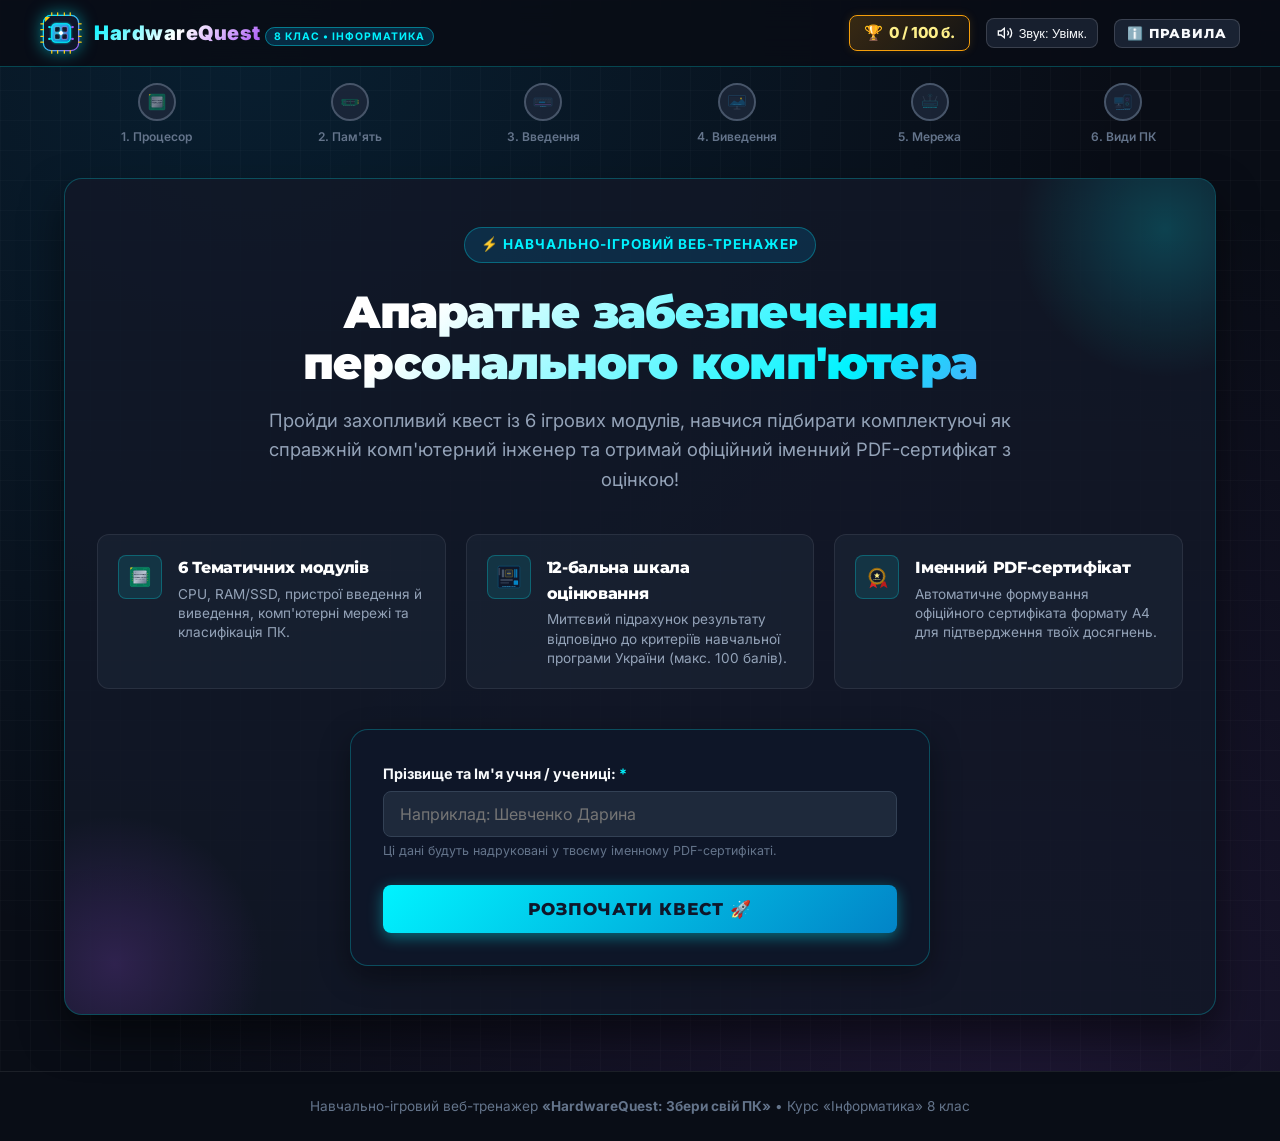
<file: index.html>
<!DOCTYPE html>
<html lang="uk">
<head>
  <meta charset="UTF-8">
  <meta name="viewport" content="width=device-width, initial-scale=1.0">
  <title>HardwareQuest: Збери свій ПК — Навчально-ігровий тренажер (8 клас)</title>
  <meta name="description" content="Інтерактивний навчально-ігровий веб-тренажер з апаратного забезпечення персонального комп'ютера для учнів 8 класу з генерацією іменного PDF-сертифіката.">
  <meta name="keywords" content="інформатика 8 клас, апаратне забезпечення ПК, процесор, оперативна пам'ять, SSD, пристрої введення виведення, мережеві пристрої, сертифікат">
  <meta name="author" content="HardwareQuest Team">

  <!-- Open Graph -->
  <meta property="og:title" content="HardwareQuest: Збери свій ПК">
  <meta property="og:description" content="Перевір свої знання з апаратного забезпечення комп'ютера та отримай іменний PDF-сертифікат!">
  <meta property="og:type" content="website">

  <!-- Favicon (logo.svg) -->
  <link rel="icon" type="image/svg+xml" href="assets/icons/logo.svg">
  <link rel="icon" type="image/svg+xml" href="favicon.svg">
  <link rel="alternate icon" type="image/x-icon" href="favicon.ico">
  <link rel="shortcut icon" type="image/svg+xml" href="assets/icons/logo.svg">
  <link rel="apple-touch-icon" href="assets/icons/logo.svg">

  <!-- Google Fonts: Inter & Montserrat -->
  <link rel="preconnect" href="https://fonts.googleapis.com">
  <link rel="preconnect" href="https://fonts.gstatic.com" crossorigin>
  <link href="https://fonts.googleapis.com/css2?family=Inter:wght@400;500;600;700;800&family=Montserrat:wght@700;800;900&display=swap" rel="stylesheet">

  <!-- Stylesheets -->
  <link rel="stylesheet" href="css/style.css">
  <link rel="stylesheet" href="css/certificate.css">

  <!-- html2pdf.js for Client-Side PDF Generation (Local bundle for offline & GitHub Pages) -->
  <script src="js/html2pdf.bundle.min.js"></script>
</head>
<body>

  <!-- Confetti Canvas for Victory Animation -->
  <canvas id="confettiCanvas"></canvas>

  <!-- Top App Navigation / HUD -->
  <header class="app-header">
    <div class="header-container">
      <div class="brand-wrapper" onclick="location.hash='#'; app.navigateToScreen('start');">
        <img src="assets/icons/logo.svg" alt="HardwareQuest Logo" class="brand-logo-img">
        <div>
          <span class="brand-title">HardwareQuest</span>
          <span class="brand-badge">8 КЛАС • ІНФОРМАТИКА</span>
        </div>
      </div>

      <div class="hud-stats">
        <!-- Student Info Tag (Dynamic) -->
        <div class="student-tag" id="hudStudentTag" style="display:none;"></div>

        <!-- Score Badge (out of 100) -->
        <div class="score-badge" title="Загальний бал квесту">
          <span>🏆</span>
          <span id="hudScoreValue">0 / 100 б.</span>
        </div>

        <!-- Audio Toggle Button -->
        <button class="audio-toggle-btn" id="audioToggleBtn" title="Увімкнути/вимкнути звукові ефекти">
          <svg style="width:16px;height:16px;" viewBox="0 0 24 24" fill="none" stroke="currentColor" stroke-width="2">
            <polygon points="11 5 6 9 2 9 2 15 6 15 11 19 11 5"></polygon>
            <path d="M19.07 4.93a10 10 0 0 1 0 14.14M15.54 8.46a5 5 0 0 1 0 7.07"></path>
          </svg>
          Звук: Увімк.
        </button>

        <!-- Rules & Grading Scale Button -->
        <button class="btn-quest btn-quest-secondary" id="btnOpenRules" style="padding:6px 12px;font-size:0.8rem;">
          ℹ️ Правила
        </button>
      </div>
    </div>
  </header>

  <!-- Interactive 6-Module Progress Bar -->
  <nav class="progress-container" aria-label="Прогрес проходження модулів">
    <ol class="progress-steps">
      <li class="step-item active" data-module-id="1">
        <div class="step-indicator">
          <img src="assets/images/cpu.svg" alt="1" />
        </div>
        <span class="step-title">1. Процесор</span>
      </li>
      <li class="step-item" data-module-id="2">
        <div class="step-indicator">
          <img src="assets/images/ssd.svg" alt="2" />
        </div>
        <span class="step-title">2. Пам'ять</span>
      </li>
      <li class="step-item" data-module-id="3">
        <div class="step-indicator">
          <img src="assets/images/keyboard.svg" alt="3" />
        </div>
        <span class="step-title">3. Введення</span>
      </li>
      <li class="step-item" data-module-id="4">
        <div class="step-indicator">
          <img src="assets/images/monitor.svg" alt="4" />
        </div>
        <span class="step-title">4. Виведення</span>
      </li>
      <li class="step-item" data-module-id="5">
        <div class="step-indicator">
          <img src="assets/images/router.svg" alt="5" />
        </div>
        <span class="step-title">5. Мережа</span>
      </li>
      <li class="step-item" data-module-id="6">
        <div class="step-indicator">
          <img src="assets/images/desktop.svg" alt="6" />
        </div>
        <span class="step-title">6. Види ПК</span>
      </li>
    </ol>
  </nav>

  <!-- Main View Router -->
  <main class="main-content">

    <!-- ====================================================================
         SCREEN 1: START SCREEN & REGISTRATION
         ==================================================================== -->
    <section class="screen-view active" id="start">
      <div class="hero-card">
        <div class="hero-glow-circle"></div>
        <div class="hero-glow-circle left"></div>

        <div class="hero-badge-top">
          ⚡ Навчально-ігровий веб-тренажер
        </div>

        <h1 class="hero-title">Апаратне забезпечення<br>персонального комп'ютера</h1>
        <p class="hero-subtitle">
          Пройди захопливий квест із 6 ігрових модулів, навчися підбирати комплектуючі як справжній комп'ютерний інженер та отримай офіційний іменний PDF-сертифікат з оцінкою!
        </p>

        <!-- Feature cards -->
        <div class="features-grid">
          <div class="feature-pill">
            <div class="feature-icon-wrapper">
              <img src="assets/images/cpu.svg" alt="Модулі">
            </div>
            <div class="feature-text">
              <h4>6 Тематичних модулів</h4>
              <p>CPU, RAM/SSD, пристрої введення й виведення, комп'ютерні мережі та класифікація ПК.</p>
            </div>
          </div>

          <div class="feature-pill">
            <div class="feature-icon-wrapper">
              <img src="assets/images/motherboard.svg" alt="12 балів">
            </div>
            <div class="feature-text">
              <h4>12-бальна шкала оцінювання</h4>
              <p>Миттєвий підрахунок результату відповідно до критеріїв навчальної програми України (макс. 100 балів).</p>
            </div>
          </div>

          <div class="feature-pill">
            <div class="feature-icon-wrapper">
              <img src="assets/icons/badge-gold.svg" alt="Сертифікат">
            </div>
            <div class="feature-text">
              <h4>Іменний PDF-сертифікат</h4>
              <p>Автоматичне формування офіційного сертифіката формату А4 для підтвердження твоїх досягнень.</p>
            </div>
          </div>
        </div>

        <!-- Student Registration Form (Only Full Name) -->
        <div class="registration-box">
          <form id="studentRegistrationForm">
            <div class="form-group">
              <label for="studentFullName" class="form-label">Прізвище та Ім'я учня / учениці: <span style="color:var(--cyan)">*</span></label>
              <input type="text" id="studentFullName" class="form-input" placeholder="Наприклад: Шевченко Дарина" required autocomplete="name">
              <div class="form-hint">Ці дані будуть надруковані у твоєму іменному PDF-сертифікаті.</div>
            </div>

            <div class="start-actions">
              <button type="submit" class="btn-quest btn-quest-primary">
                Розпочати квест 🚀
              </button>
              <button type="button" id="btnResumeQuest" class="btn-quest btn-quest-secondary" style="display:none;">
                Продовжити попередній сеанс 🔄
              </button>
            </div>
          </form>
        </div>
      </div>
    </section>

    <!-- ====================================================================
         SCREEN 2: INTERACTIVE MODULE VIEW (MODES 1-6)
         ==================================================================== -->
    <section class="screen-view" id="moduleView">
      <div class="module-header-card">
        <div class="module-header-info">
          <div class="module-header-icon">
            <img src="assets/images/cpu.svg" id="modHeaderIcon" alt="Module Icon">
          </div>
          <div>
            <div class="module-meta-badge" id="modMetaBadge">Модуль 1</div>
            <h2 class="module-main-title" id="modMainTitle">Процесор та його характеристики</h2>
            <div class="module-desc-text" id="modDescText">Опис завдання</div>
          </div>
        </div>
      </div>

      <!-- Theory Quick Reference Accordion -->
      <div class="theory-accordion">
        <button class="theory-accordion-toggle" type="button" onclick="const c = document.getElementById('theoryContentArea'); c.style.display = c.style.display === 'none' ? 'block' : 'none';">
          <span>📚 Теоретична довідка для учня (натисни, щоб приховати/показати)</span>
          <span>▼</span>
        </button>
        <div class="theory-content" id="theoryContentArea">
          <div class="theory-summary" id="theorySummaryText"></div>
          <div class="theory-points-grid" id="theoryPointsGrid"></div>
        </div>
      </div>

      <!-- Dynamic Interactive Workspace -->
      <div class="workspace-card" id="moduleInteractiveArea"></div>

      <!-- Module Navigation Footer -->
      <div class="module-footer-nav">
        <div class="module-feedback-badge">
          <span>💡 Бали зберігаються автоматично після кожного виконаного завдання.</span>
        </div>
        <div>
          <button class="btn-quest btn-quest-primary" id="btnNextModule">
            До наступного модуля ➡️
          </button>
        </div>
      </div>
    </section>

    <!-- ====================================================================
         SCREEN 3: RESULTS & CERTIFICATE SCREEN
         ==================================================================== -->
    <section class="screen-view" id="resultsView">
      <div class="results-summary-card">
        <div class="results-badge-congrats">🎉 Вітаємо з успішним проходженням квесту!</div>
        <h2 class="results-main-title">Твій результат: <span id="resStudentName">Учень</span></h2>
        <p class="results-desc" id="resCommentary">
          Блискучий результат! Усі 6 модулів апаратного забезпечення успішно вивчено.
        </p>

        <!-- Metric Cards -->
        <div class="metrics-row">
          <div class="metric-box">
            <div class="metric-label">Оцінка (1-12 балів)</div>
            <div class="metric-val grade-highlight" id="resGradeValue">12 з 12</div>
          </div>
          <div class="metric-box">
            <div class="metric-label">Рівень досягнень</div>
            <div class="metric-val" id="resLevelValue" style="font-size:1.3rem;">Високий</div>
          </div>
          <div class="metric-box">
            <div class="metric-label">Набрані бали</div>
            <div class="metric-val" id="resScoreValue">100 / 100</div>
          </div>
          <div class="metric-box">
            <div class="metric-label">Успішність</div>
            <div class="metric-val" id="resPercentValue">100%</div>
          </div>
        </div>

        <!-- Action Toolbar -->
        <div class="cert-action-bar">
          <button class="btn-quest btn-quest-primary" id="btnDownloadPDF">
            <svg style="width:18px;height:18px;" viewBox="0 0 24 24" fill="none" stroke="currentColor" stroke-width="2">
              <path d="M21 15v4a2 2 0 0 1-2 2H5a2 2 0 0 1-2-2v-4"></path>
              <polyline points="7 10 12 15 17 10"></polyline>
              <line x1="12" y1="15" x2="12" y2="3"></line>
            </svg>
            Зберегти сертифікат у PDF
          </button>

          <button class="btn-quest btn-quest-secondary" id="btnRestartQuest">
            🔄 Пройти знову
          </button>
        </div>
      </div>

      <!-- ==================================================================
           A4 LANDSCAPE CERTIFICATE TEMPLATE (WITHOUT TEACHER SIGNATURE)
           ================================================================== -->
      <div class="certificate-preview-wrapper">
        <div class="certificate-container" id="certificateToExport">
          <!-- Background security patterns -->
          <div class="certificate-bg-pattern"></div>
          <div class="certificate-outer-border"></div>
          <div class="certificate-inner-border"></div>

          <!-- Ornate cyber corners -->
          <div class="cert-corner top-left"></div>
          <div class="cert-corner top-right"></div>
          <div class="cert-corner bottom-left"></div>
          <div class="cert-corner bottom-right"></div>

          <!-- Certificate Content Layer -->
          <div class="certificate-content">
            <!-- Header -->
            <div class="cert-header">
              <div class="cert-logo-group">
                <img src="assets/icons/logo.svg" alt="Logo" class="cert-logo-icon">
                <div class="cert-org-text">
                  <h4>HardwareQuest • Академія інформатики</h4>
                  <p>Освітня навчально-ігрова платформа для середньої школи</p>
                </div>
              </div>

              <div class="cert-id-badge">
                <span class="label">ID Сертифіката:</span>
                <span class="val" id="certVerificationId">HQ-2026-8742</span>
              </div>
            </div>

            <!-- Title Section -->
            <div class="cert-title-section">
              <h1>Сертифікат</h1>
              <div class="cert-subtitle">про успішне засвоєння навчальної теми з інформатики</div>
            </div>

            <!-- Recipient Section -->
            <div class="cert-recipient-section">
              <div class="cert-present-text">Цим підтверджується, що</div>
              <div class="cert-student-name" id="certStudentName">Шевченко Дарина</div>
            </div>

            <!-- Topic Box -->
            <div class="cert-topic-section">
              <p class="cert-topic-text">
                успішно пройшов(ла) повний теоретичний та практичний курс тестування за темою:<br>
                <strong>«Апаратне забезпечення персонального комп'ютера»</strong> (CPU, RAM/ROM, накопичувачі, пристрої введення/виведення, комп'ютерні мережі та класифікація ПК).
              </p>
            </div>

            <!-- Results Grid -->
            <div class="cert-results-grid">
              <div class="cert-stat-box">
                <div class="cert-stat-label">Підсумкові бали</div>
                <div class="cert-stat-value" id="certPointsEarned">100 / 100</div>
              </div>

              <div style="text-align:center;">
                <div class="cert-grade-badge" id="certGradeBadge">
                  <span class="grade-num" id="certGradeNumber">12</span>
                  <span class="grade-text" id="certGradeLevel">Високий рівень (Відмінно)</span>
                </div>
              </div>

              <div class="cert-stat-box">
                <div class="cert-stat-label">Відсоток точності</div>
                <div class="cert-stat-value" id="certPercentValue">100%</div>
              </div>
            </div>

            <!-- Footer: Date, Seal, Digital Verification (NO signature field) -->
            <div class="cert-footer">
              <div class="cert-date-block">
                <div>Дата видачі: <strong id="certIssueDate">19 жовтня 2026 року</strong></div>
                <div style="font-size:10px;color:#94a3b8;margin-top:2px;">Сформовано автоматично за результатами квесту</div>
              </div>

              <div class="cert-seal-block">
                <img src="assets/icons/badge-gold.svg" alt="Офіційна відзнака" class="cert-seal-image">
              </div>

              <div class="cert-status-block">
                <span class="cert-status-badge">✓ Електронно верифіковано</span>
                <span style="font-size:10px;color:#64748b;margin-top:4px;">Дійсний для шкільного звіту</span>
              </div>
            </div>
          </div>
        </div>
      </div>
    </section>

  </main>

  <!-- ======================================================================
       MODAL: RULES & 12-POINT GRADING CRITERIA
       ====================================================================== -->
  <div class="modal-overlay" id="rulesModal">
    <div class="modal-window">
      <button class="modal-close-btn" id="btnCloseRules">&times;</button>
      <h3 style="color:var(--cyan);margin-bottom:1rem;font-size:1.3rem;">ℹ️ Правила проходження та критерії оцінювання</h3>
      
      <p style="font-size:0.9rem;color:#cbd5e1;line-height:1.5;margin-bottom:1rem;">
        Веб-тренажер <strong>«HardwareQuest: Збери свій ПК»</strong> створено для учнів 8 класів. Максимальна можлива сума балів дорівнює <strong>100 балам</strong>, розподілених між 6 навчальними модулями:
      </p>

      <ul style="margin-left:1.5rem;font-size:0.85rem;color:var(--text-muted);line-height:1.6;margin-bottom:1.5rem;">
        <li><strong>Модуль 1:</strong> Процесор та його характеристики (15 балів).</li>
        <li><strong>Модуль 2:</strong> Пристрої збереження інформації (20 балів).</li>
        <li><strong>Модуль 3:</strong> Пристрої введення інформації (15 балів).</li>
        <li><strong>Модуль 4:</strong> Пристрої виведення інформації (15 балів).</li>
        <li><strong>Модуль 5:</strong> Мережеві пристрої (20 балів).</li>
        <li><strong>Модуль 6:</strong> Види сучасних комп'ютерів (15 балів).</li>
      </ul>

      <h4 style="color:#ffffff;margin-bottom:8px;font-size:1rem;">Критерії переведення балів у 12-бальну оцінку:</h4>
      <table class="grading-table">
        <thead>
          <tr>
            <th>Відсоток успішності (бали)</th>
            <th>Оцінка (1–12)</th>
            <th>Рівень навчальних досягнень</th>
          </tr>
        </thead>
        <tbody>
          <tr><td>93% – 100% (93–100 б.)</td><td><strong>12</strong></td><td style="color:#10b981;">Високий (Відмінно)</td></tr>
          <tr><td>85% – 92% (85–92 б.)</td><td><strong>11</strong></td><td style="color:#10b981;">Високий (Відмінно)</td></tr>
          <tr><td>78% – 84% (78–84 б.)</td><td><strong>10</strong></td><td style="color:#10b981;">Високий</td></tr>
          <tr><td>70% – 77% (70–77 б.)</td><td><strong>9</strong></td><td style="color:#38bdf8;">Достатній</td></tr>
          <tr><td>62% – 69% (62–69 б.)</td><td><strong>8</strong></td><td style="color:#38bdf8;">Достатній</td></tr>
          <tr><td>54% – 61% (54–61 б.)</td><td><strong>7</strong></td><td style="color:#38bdf8;">Достатній</td></tr>
          <tr><td>46% – 53% (46–53 б.)</td><td><strong>6</strong></td><td style="color:#f59e0b;">Середній</td></tr>
          <tr><td>38% – 45% (38–45 б.)</td><td><strong>5</strong></td><td style="color:#f59e0b;">Середній</td></tr>
          <tr><td>30% – 37% (30–37 б.)</td><td><strong>4</strong></td><td style="color:#f59e0b;">Середній</td></tr>
          <tr><td>20% – 29% (20–29 б.)</td><td><strong>3</strong></td><td style="color:#ef4444;">Початковий</td></tr>
          <tr><td>10% – 19% (10–19 б.)</td><td><strong>2</strong></td><td style="color:#ef4444;">Початковий</td></tr>
          <tr><td>0% – 9% (0–9 б.)</td><td><strong>1</strong></td><td style="color:#ef4444;">Початковий</td></tr>
        </tbody>
      </table>

      <div style="margin-top:1.5rem;text-align:right;">
        <button class="btn-quest btn-quest-primary" onclick="document.getElementById('rulesModal').classList.remove('active');" style="padding:8px 18px;font-size:0.85rem;">
          Зрозуміло, до гри!
        </button>
      </div>
    </div>
  </div>

  <!-- Footer (Cleaned according to requirement 4) -->
  <footer class="app-footer">
    <p>
      Навчально-ігровий веб-тренажер <strong>«HardwareQuest: Збери свій ПК»</strong> • Курс «Інформатика» 8 клас
    </p>
  </footer>

  <!-- Scripts -->
  <script src="js/modules.js"></script>
  <script src="js/pdf-generator.js"></script>
  <script src="js/app.js"></script>
</body>
</html>
</file>
<file: css/style.css>
/**
 * HardwareQuest: Збери свій ПК
 * Main Stylesheet - Cyber Tech & Gaming Educational Aesthetic
 */

:root {
  --bg-dark: #090d16;
  --bg-card: rgba(18, 24, 39, 0.85);
  --bg-card-hover: rgba(30, 41, 59, 0.95);
  --border-neon: rgba(0, 243, 255, 0.25);
  --border-hover: rgba(0, 243, 255, 0.7);
  --cyan: #00f3ff;
  --blue: #38bdf8;
  --purple: #a855f7;
  --gold: #f59e0b;
  --green: #10b981;
  --red: #ef4444;
  --text-main: #f8fafc;
  --text-muted: #94a3b8;
  --text-dim: #64748b;
  --radius-sm: 8px;
  --radius-md: 12px;
  --radius-lg: 18px;
  --glow-cyan: 0 0 15px rgba(0, 243, 255, 0.4);
  --glow-purple: 0 0 15px rgba(168, 85, 247, 0.4);
  --glow-gold: 0 0 15px rgba(245, 158, 11, 0.4);
  --font-main: 'Inter', -apple-system, BlinkMacSystemFont, 'Segoe UI', Roboto, sans-serif;
  --font-heading: 'Montserrat', -apple-system, BlinkMacSystemFont, 'Segoe UI', sans-serif;
}

/* Reset and base */
* {
  box-sizing: border-box;
  margin: 0;
  padding: 0;
  -webkit-tap-highlight-color: transparent;
}

body {
  background-color: var(--bg-dark);
  color: var(--text-main);
  font-family: var(--font-main);
  min-height: 100vh;
  display: flex;
  flex-direction: column;
  line-height: 1.6;
  overflow-x: hidden;
  background-image: 
    radial-gradient(ellipse at 20% 0%, rgba(2, 132, 199, 0.15) 0%, transparent 60%),
    radial-gradient(ellipse at 80% 100%, rgba(168, 85, 247, 0.12) 0%, transparent 60%),
    linear-gradient(to right, rgba(255, 255, 255, 0.02) 1px, transparent 1px),
    linear-gradient(to bottom, rgba(255, 255, 255, 0.02) 1px, transparent 1px);
  background-size: 100% 100%, 100% 100%, 30px 30px, 30px 30px;
}

/* Custom Cyber Scrollbar */
::-webkit-scrollbar {
  width: 8px;
  height: 8px;
}
::-webkit-scrollbar-track {
  background: var(--bg-dark);
}
::-webkit-scrollbar-thumb {
  background: #334155;
  border-radius: 4px;
}
::-webkit-scrollbar-thumb:hover {
  background: var(--cyan);
}

/* Typography */
h1, h2, h3, h4, h5, h6 {
  font-family: var(--font-heading);
  font-weight: 800;
  letter-spacing: -0.02em;
}

/* Top App Header / HUD */
.app-header {
  position: sticky;
  top: 0;
  z-index: 100;
  background: rgba(9, 13, 22, 0.9);
  backdrop-filter: blur(16px);
  border-bottom: 1px solid var(--border-neon);
  padding: 0.75rem 1.5rem;
}

.header-container {
  max-width: 1200px;
  margin: 0 auto;
  display: flex;
  justify-content: space-between;
  align-items: center;
  flex-wrap: wrap;
  gap: 1rem;
}

.brand-wrapper {
  display: flex;
  align-items: center;
  gap: 12px;
  text-decoration: none;
  cursor: pointer;
}

.brand-logo-img {
  width: 42px;
  height: 42px;
  filter: drop-shadow(0 0 8px rgba(0, 243, 255, 0.5));
}

.brand-title {
  font-size: 1.25rem;
  font-weight: 900;
  background: linear-gradient(135deg, var(--cyan), #ffffff, var(--purple));
  -webkit-background-clip: text;
  -webkit-text-fill-color: transparent;
  letter-spacing: 0.5px;
}

.brand-badge {
  font-size: 0.65rem;
  background: rgba(2, 132, 199, 0.25);
  color: var(--cyan);
  border: 1px solid rgba(0, 243, 255, 0.4);
  padding: 2px 8px;
  border-radius: 12px;
  font-weight: 700;
  text-transform: uppercase;
  letter-spacing: 1px;
}

/* Student & Score HUD */
.hud-stats {
  display: flex;
  align-items: center;
  gap: 1rem;
  flex-wrap: wrap;
}

.student-tag {
  display: flex;
  align-items: center;
  gap: 8px;
  background: rgba(30, 41, 59, 0.7);
  border: 1px solid rgba(255, 255, 255, 0.1);
  padding: 5px 12px;
  border-radius: var(--radius-sm);
  font-size: 0.85rem;
  color: var(--text-main);
}

.student-tag strong {
  color: var(--cyan);
}

.score-badge {
  display: flex;
  align-items: center;
  gap: 6px;
  background: linear-gradient(135deg, rgba(245, 158, 11, 0.2), rgba(245, 158, 11, 0.05));
  border: 1px solid var(--gold);
  padding: 5px 14px;
  border-radius: var(--radius-sm);
  color: #fef08a;
  font-weight: 800;
  font-size: 0.95rem;
  box-shadow: 0 0 10px rgba(245, 158, 11, 0.15);
}

.audio-toggle-btn {
  background: rgba(30, 41, 59, 0.7);
  border: 1px solid rgba(255, 255, 255, 0.15);
  color: var(--text-main);
  padding: 6px 10px;
  border-radius: var(--radius-sm);
  cursor: pointer;
  display: flex;
  align-items: center;
  gap: 6px;
  font-size: 0.8rem;
  transition: all 0.2s;
}

.audio-toggle-btn:hover {
  border-color: var(--cyan);
  color: var(--cyan);
}

/* Module Progress Bar (6 steps) */
.progress-container {
  max-width: 1200px;
  margin: 0 auto;
  padding: 1rem 1.5rem 0.5rem 1.5rem;
  width: 100%;
}

.progress-steps {
  display: grid;
  grid-template-columns: repeat(6, 1fr);
  gap: 8px;
  list-style: none;
}

.step-item {
  display: flex;
  flex-direction: column;
  align-items: center;
  text-align: center;
  cursor: pointer;
  position: relative;
  transition: all 0.2s;
}

.step-indicator {
  width: 38px;
  height: 38px;
  border-radius: 50%;
  background: rgba(30, 41, 59, 0.8);
  border: 2px solid #475569;
  display: flex;
  align-items: center;
  justify-content: center;
  font-weight: 800;
  font-size: 0.9rem;
  color: var(--text-muted);
  margin-bottom: 6px;
  transition: all 0.3s;
  position: relative;
  z-index: 2;
}

.step-indicator img {
  width: 20px;
  height: 20px;
  opacity: 0.6;
}

.step-title {
  font-size: 0.75rem;
  color: var(--text-dim);
  font-weight: 600;
  white-space: nowrap;
  overflow: hidden;
  text-overflow: ellipsis;
  max-width: 100%;
  transition: color 0.2s;
}

.step-item.active .step-indicator {
  border-color: var(--cyan);
  background: rgba(0, 243, 255, 0.2);
  color: #ffffff;
  box-shadow: var(--glow-cyan);
  transform: scale(1.1);
}

.step-item.active .step-title {
  color: var(--cyan);
  font-weight: 700;
}

.step-item.completed .step-indicator {
  border-color: var(--green);
  background: rgba(16, 185, 129, 0.2);
  color: var(--green);
}

.step-item.completed .step-title {
  color: var(--text-muted);
}

/* Main Application Canvas */
.main-content {
  flex: 1;
  max-width: 1200px;
  margin: 0 auto;
  padding: 1.5rem;
  width: 100%;
}

/* View transitions */
.screen-view {
  display: none;
  animation: fadeIn 0.35s cubic-bezier(0.16, 1, 0.3, 1) forwards;
}

.screen-view.active {
  display: block;
}

@keyframes fadeIn {
  from {
    opacity: 0;
    transform: translateY(12px);
  }
  to {
    opacity: 1;
    transform: translateY(0);
  }
}

/* ==========================================================================
   START SCREEN (HERO & REGISTRATION)
   ========================================================================== */
.hero-card {
  background: var(--bg-card);
  border: 1px solid var(--border-neon);
  border-radius: var(--radius-lg);
  padding: 3rem 2rem;
  text-align: center;
  position: relative;
  overflow: hidden;
  backdrop-filter: blur(12px);
  box-shadow: 0 20px 40px rgba(0, 0, 0, 0.5);
  margin-bottom: 2rem;
}

.hero-glow-circle {
  position: absolute;
  top: -100px;
  right: -100px;
  width: 300px;
  height: 300px;
  background: radial-gradient(circle, rgba(0, 243, 255, 0.2), transparent 70%);
  pointer-events: none;
}

.hero-glow-circle.left {
  top: auto;
  bottom: -100px;
  right: auto;
  left: -100px;
  background: radial-gradient(circle, rgba(168, 85, 247, 0.2), transparent 70%);
}

.hero-badge-top {
  display: inline-flex;
  align-items: center;
  gap: 8px;
  padding: 6px 16px;
  background: rgba(2, 132, 199, 0.2);
  border: 1px solid rgba(0, 243, 255, 0.3);
  border-radius: 30px;
  color: var(--cyan);
  font-weight: 700;
  font-size: 0.85rem;
  margin-bottom: 1.5rem;
  text-transform: uppercase;
  letter-spacing: 1px;
}

.hero-title {
  font-size: 2.8rem;
  font-weight: 900;
  margin-bottom: 1rem;
  line-height: 1.15;
  background: linear-gradient(135deg, #ffffff 30%, var(--cyan) 70%, var(--purple) 100%);
  -webkit-background-clip: text;
  -webkit-text-fill-color: transparent;
}

.hero-subtitle {
  font-size: 1.15rem;
  color: var(--text-muted);
  max-width: 760px;
  margin: 0 auto 2.5rem auto;
}

/* Feature grid on start screen */
.features-grid {
  display: grid;
  grid-template-columns: repeat(auto-fit, minmax(280px, 1fr));
  gap: 1.25rem;
  margin-bottom: 2.5rem;
  text-align: left;
}

.feature-pill {
  background: rgba(30, 41, 59, 0.5);
  border: 1px solid rgba(255, 255, 255, 0.08);
  border-radius: var(--radius-md);
  padding: 1.25rem;
  display: flex;
  align-items: flex-start;
  gap: 1rem;
  transition: transform 0.2s, border-color 0.2s;
}

.feature-pill:hover {
  transform: translateY(-3px);
  border-color: var(--cyan);
  background: rgba(30, 41, 59, 0.8);
}

.feature-icon-wrapper {
  width: 44px;
  height: 44px;
  background: rgba(0, 243, 255, 0.1);
  border: 1px solid rgba(0, 243, 255, 0.25);
  border-radius: var(--radius-sm);
  display: flex;
  align-items: center;
  justify-content: center;
  flex-shrink: 0;
}

.feature-icon-wrapper img {
  width: 24px;
  height: 24px;
}

.feature-text h4 {
  font-size: 1rem;
  color: #ffffff;
  margin-bottom: 4px;
}

.feature-text p {
  font-size: 0.85rem;
  color: var(--text-muted);
  line-height: 1.4;
}

/* Registration Form Card */
.registration-box {
  background: rgba(15, 23, 42, 0.9);
  border: 1px solid var(--border-neon);
  border-radius: var(--radius-lg);
  padding: 2rem;
  max-width: 580px;
  margin: 0 auto;
  box-shadow: 0 10px 30px rgba(0, 0, 0, 0.4);
}

.form-group {
  margin-bottom: 1.25rem;
  text-align: left;
}

.form-label {
  display: block;
  font-size: 0.9rem;
  font-weight: 700;
  margin-bottom: 6px;
  color: var(--text-main);
}

.form-input {
  width: 100%;
  padding: 12px 16px;
  background: #1e293b;
  border: 1.5px solid #334155;
  border-radius: var(--radius-sm);
  color: #ffffff;
  font-size: 1rem;
  font-family: inherit;
  transition: all 0.2s;
}

.form-input:focus {
  outline: none;
  border-color: var(--cyan);
  box-shadow: 0 0 10px rgba(0, 243, 255, 0.3);
  background: #0f172a;
}

.form-hint {
  font-size: 0.78rem;
  color: var(--text-dim);
  margin-top: 4px;
}

.start-actions {
  display: flex;
  flex-direction: column;
  gap: 0.75rem;
  margin-top: 1.5rem;
}

/* Primary Quest Buttons */
.btn-quest {
  display: inline-flex;
  align-items: center;
  justify-content: center;
  gap: 10px;
  padding: 14px 28px;
  border-radius: var(--radius-sm);
  font-size: 1.05rem;
  font-weight: 800;
  font-family: var(--font-heading);
  text-transform: uppercase;
  letter-spacing: 1px;
  cursor: pointer;
  border: none;
  transition: all 0.25s cubic-bezier(0.16, 1, 0.3, 1);
  text-decoration: none;
}

.btn-quest-primary {
  background: linear-gradient(135deg, var(--cyan), #0284c7);
  color: #0f172a;
  box-shadow: 0 4px 15px rgba(0, 243, 255, 0.4);
}

.btn-quest-primary:hover {
  transform: translateY(-2px);
  box-shadow: 0 8px 25px rgba(0, 243, 255, 0.6);
  background: linear-gradient(135deg, #67e8f9, #0369a1);
}

.btn-quest-secondary {
  background: rgba(30, 41, 59, 0.8);
  color: var(--text-main);
  border: 1px solid rgba(255, 255, 255, 0.15);
}

.btn-quest-secondary:hover {
  border-color: var(--cyan);
  color: var(--cyan);
  background: rgba(30, 41, 59, 1);
}

.btn-quest-success {
  background: linear-gradient(135deg, var(--green), #047857);
  color: #ffffff;
  box-shadow: 0 4px 15px rgba(16, 185, 129, 0.3);
}

.btn-quest-success:hover {
  transform: translateY(-2px);
  box-shadow: 0 8px 20px rgba(16, 185, 129, 0.5);
}

/* ==========================================================================
   MODULE SCREENS (WORKSPACE)
   ========================================================================== */
.module-header-card {
  background: var(--bg-card);
  border: 1px solid var(--border-neon);
  border-radius: var(--radius-md);
  padding: 1.5rem;
  margin-bottom: 1.5rem;
  display: flex;
  justify-content: space-between;
  align-items: center;
  gap: 1.5rem;
  flex-wrap: wrap;
}

.module-header-info {
  display: flex;
  align-items: center;
  gap: 1.25rem;
}

.module-header-icon {
  width: 58px;
  height: 58px;
  background: rgba(2, 132, 199, 0.15);
  border: 1.5px solid var(--border-neon);
  border-radius: var(--radius-md);
  padding: 8px;
  display: flex;
  align-items: center;
  justify-content: center;
  flex-shrink: 0;
  box-shadow: var(--glow-cyan);
}

.module-header-icon img {
  width: 100%;
  height: 100%;
}

.module-meta-badge {
  font-size: 0.75rem;
  color: var(--cyan);
  text-transform: uppercase;
  font-weight: 800;
  letter-spacing: 1.5px;
  margin-bottom: 2px;
}

.module-main-title {
  font-size: 1.6rem;
  font-weight: 800;
  color: #ffffff;
  margin-bottom: 4px;
}

.module-desc-text {
  font-size: 0.9rem;
  color: var(--text-muted);
}

/* Theory Accordion / Collapsible reference card */
.theory-accordion {
  background: rgba(15, 23, 42, 0.75);
  border: 1px solid rgba(255, 255, 255, 0.1);
  border-radius: var(--radius-md);
  margin-bottom: 1.5rem;
  overflow: hidden;
  transition: all 0.3s;
}

.theory-accordion-toggle {
  width: 100%;
  padding: 1rem 1.25rem;
  background: rgba(30, 41, 59, 0.4);
  border: none;
  color: #ffffff;
  font-size: 0.95rem;
  font-weight: 700;
  display: flex;
  justify-content: space-between;
  align-items: center;
  cursor: pointer;
  text-align: left;
}

.theory-accordion-toggle:hover {
  background: rgba(30, 41, 59, 0.8);
  color: var(--cyan);
}

.theory-content {
  padding: 1.25rem;
  border-top: 1px solid rgba(255, 255, 255, 0.05);
  display: block;
}

.theory-summary {
  font-size: 0.95rem;
  color: #e2e8f0;
  margin-bottom: 1rem;
  font-weight: 500;
  border-left: 3px solid var(--cyan);
  padding-left: 12px;
}

.theory-points-grid {
  display: grid;
  grid-template-columns: repeat(auto-fit, minmax(280px, 1fr));
  gap: 10px;
}

.theory-point-item {
  background: rgba(30, 41, 59, 0.5);
  border: 1px solid rgba(255, 255, 255, 0.05);
  border-radius: var(--radius-sm);
  padding: 10px 14px;
}

.theory-point-item strong {
  color: var(--cyan);
  display: block;
  font-size: 0.85rem;
  margin-bottom: 2px;
}

.theory-point-item p {
  font-size: 0.82rem;
  color: var(--text-muted);
  line-height: 1.4;
  margin: 0;
}

/* Interactive Workspace Section */
.workspace-card {
  background: var(--bg-card);
  border: 1px solid var(--border-neon);
  border-radius: var(--radius-md);
  padding: 1.75rem;
  margin-bottom: 1.5rem;
}

.workspace-title {
  font-size: 1.2rem;
  font-weight: 800;
  color: #ffffff;
  margin-bottom: 6px;
  display: flex;
  align-items: center;
  gap: 8px;
}

.workspace-instruction {
  font-size: 0.9rem;
  color: var(--text-muted);
  margin-bottom: 1.5rem;
}

/* ==========================================================================
   MODULE 1: CPU CONFIGURATOR & PUZZLE
   ========================================================================== */
.configurator-grid {
  display: grid;
  grid-template-columns: repeat(auto-fit, minmax(320px, 1fr));
  gap: 1.25rem;
  margin-bottom: 1.5rem;
}

.config-card {
  background: rgba(15, 23, 42, 0.8);
  border: 1px solid rgba(255, 255, 255, 0.1);
  border-radius: var(--radius-md);
  padding: 1.25rem;
  display: flex;
  flex-direction: column;
  gap: 1rem;
  position: relative;
  transition: all 0.25s;
}

.config-card.is-correct {
  border-color: var(--green);
  box-shadow: 0 0 15px rgba(16, 185, 129, 0.2);
}

.config-card-header {
  display: flex;
  align-items: flex-start;
  gap: 12px;
}

.config-scenario-icon {
  font-size: 1.8rem;
}

.config-scenario-name {
  font-size: 1rem;
  font-weight: 800;
  color: #ffffff;
  margin-bottom: 2px;
}

.config-scenario-desc {
  font-size: 0.8rem;
  color: var(--text-muted);
}

.config-select-group {
  display: flex;
  flex-direction: column;
  gap: 6px;
}

.config-select-label {
  font-size: 0.78rem;
  font-weight: 700;
  color: var(--blue);
  text-transform: uppercase;
  letter-spacing: 0.5px;
}

.config-options {
  display: flex;
  flex-direction: column;
  gap: 6px;
}

.config-option-btn {
  padding: 8px 12px;
  background: rgba(30, 41, 59, 0.6);
  border: 1px solid rgba(255, 255, 255, 0.1);
  border-radius: var(--radius-sm);
  color: var(--text-main);
  font-size: 0.85rem;
  font-weight: 600;
  text-align: left;
  cursor: pointer;
  transition: all 0.2s;
}

.config-option-btn:hover {
  border-color: var(--cyan);
  background: rgba(30, 41, 59, 0.9);
}

.config-option-btn.selected {
  border-color: var(--cyan);
  background: rgba(0, 243, 255, 0.15);
  color: #ffffff;
}

.config-option-btn.correct-choice {
  border-color: var(--green) !important;
  background: rgba(16, 185, 129, 0.25) !important;
  color: #34d399 !important;
}

.config-option-btn.wrong-choice {
  border-color: var(--red) !important;
  background: rgba(239, 68, 68, 0.2) !important;
  color: #f87171 !important;
}

/* ==========================================================================
   MODULE 2: MEMORY SORTING & SPEED LADDER
   ========================================================================== */
.sorting-container {
  display: grid;
  grid-template-columns: 1fr 1fr;
  gap: 1.5rem;
  margin-bottom: 2rem;
}

.sort-bucket {
  background: rgba(15, 23, 42, 0.7);
  border: 2px dashed rgba(255, 255, 255, 0.15);
  border-radius: var(--radius-md);
  padding: 1.25rem;
  min-height: 240px;
  display: flex;
  flex-direction: column;
  transition: all 0.2s;
}

.sort-bucket.drag-over {
  border-color: var(--cyan);
  background: rgba(0, 243, 255, 0.08);
}

.sort-bucket-header {
  margin-bottom: 1rem;
  text-align: center;
}

.sort-bucket-title {
  font-size: 1.1rem;
  font-weight: 800;
  margin-bottom: 2px;
}

.sort-bucket-sub {
  font-size: 0.78rem;
  color: var(--text-dim);
}

.sort-bucket-items {
  display: flex;
  flex-direction: column;
  gap: 8px;
  flex: 1;
}

/* Draggable Items Pool */
.items-pool-wrapper {
  margin-bottom: 2rem;
}

.pool-label {
  font-size: 0.9rem;
  font-weight: 700;
  color: var(--cyan);
  margin-bottom: 8px;
}

.items-pool {
  display: flex;
  flex-wrap: wrap;
  gap: 10px;
  padding: 1rem;
  background: rgba(15, 23, 42, 0.5);
  border: 1px solid rgba(255, 255, 255, 0.1);
  border-radius: var(--radius-md);
  min-height: 80px;
}

.draggable-item {
  display: inline-flex;
  align-items: center;
  gap: 10px;
  padding: 8px 14px;
  background: rgba(30, 41, 59, 0.9);
  border: 1px solid rgba(255, 255, 255, 0.15);
  border-radius: var(--radius-sm);
  color: #ffffff;
  font-size: 0.85rem;
  font-weight: 600;
  cursor: grab;
  user-select: none;
  transition: all 0.2s;
}

.draggable-item:hover {
  border-color: var(--cyan);
  transform: translateY(-2px);
  box-shadow: 0 4px 10px rgba(0, 0, 0, 0.3);
}

.draggable-item:active {
  cursor: grabbing;
}

.draggable-item img {
  width: 22px;
  height: 22px;
  pointer-events: none;
}

.draggable-item.correct-item {
  border-color: var(--green);
  background: rgba(16, 185, 129, 0.15);
}

.draggable-item.wrong-item {
  border-color: var(--red);
  background: rgba(239, 68, 68, 0.15);
}

/* Speed Ladder UI */
.speed-ladder-slots {
  display: grid;
  grid-template-columns: repeat(4, 1fr);
  gap: 10px;
  margin-top: 1rem;
}

.speed-slot {
  background: rgba(15, 23, 42, 0.7);
  border: 2px dashed rgba(255, 255, 255, 0.15);
  border-radius: var(--radius-md);
  padding: 1rem;
  text-align: center;
  min-height: 130px;
  display: flex;
  flex-direction: column;
  align-items: center;
  justify-content: center;
  transition: all 0.2s;
}

.speed-slot.filled {
  border-style: solid;
  border-color: var(--blue);
  background: rgba(30, 41, 59, 0.7);
}

.speed-slot-num {
  font-size: 0.8rem;
  font-weight: 800;
  color: var(--cyan);
  margin-bottom: 4px;
}

/* ==========================================================================
   MODULE 3: INPUT DEVICES DETECTIVE
   ========================================================================== */
.detective-grid {
  display: grid;
  grid-template-columns: repeat(auto-fit, minmax(320px, 1fr));
  gap: 1.25rem;
  margin-bottom: 1.5rem;
}

.detective-case-card {
  background: rgba(15, 23, 42, 0.8);
  border: 1px solid rgba(255, 255, 255, 0.1);
  border-radius: var(--radius-md);
  padding: 1.25rem;
  display: flex;
  flex-direction: column;
  gap: 12px;
  transition: border-color 0.2s;
}

.case-client-badge {
  font-size: 1rem;
  font-weight: 800;
  color: #f8fafc;
}

.case-bubble {
  background: rgba(30, 41, 59, 0.6);
  border-left: 3px solid var(--purple);
  padding: 10px 14px;
  border-radius: 0 var(--radius-sm) var(--radius-sm) 0;
  font-size: 0.85rem;
  color: #e2e8f0;
  font-style: italic;
}

.case-device-options {
  display: grid;
  grid-template-columns: 1fr 1fr;
  gap: 8px;
}

.case-opt-btn {
  display: flex;
  flex-direction: column;
  align-items: center;
  justify-content: center;
  gap: 6px;
  padding: 10px 6px;
  background: rgba(30, 41, 59, 0.5);
  border: 1px solid rgba(255, 255, 255, 0.1);
  border-radius: var(--radius-sm);
  cursor: pointer;
  color: var(--text-main);
  transition: all 0.2s;
  text-align: center;
}

.case-opt-btn img {
  width: 38px;
  height: 38px;
}

.case-opt-btn span {
  font-size: 0.75rem;
  font-weight: 600;
  line-height: 1.2;
}

.case-opt-btn:hover {
  border-color: var(--cyan);
  background: rgba(30, 41, 59, 0.9);
}

.case-opt-btn.correct-choice {
  border-color: var(--green) !important;
  background: rgba(16, 185, 129, 0.2) !important;
  box-shadow: 0 0 10px rgba(16, 185, 129, 0.3);
}

.case-opt-btn.wrong-choice {
  border-color: var(--red) !important;
  background: rgba(239, 68, 68, 0.2) !important;
}

/* ==========================================================================
   MODULE 4: OUTPUT DEVICES MATCHING
   ========================================================================== */
.matching-board {
  display: grid;
  grid-template-columns: 1fr 1.3fr;
  gap: 1.5rem;
  margin-bottom: 1.5rem;
}

.matching-col {
  display: flex;
  flex-direction: column;
  gap: 10px;
}

.match-device-card {
  display: flex;
  align-items: center;
  gap: 12px;
  padding: 10px 14px;
  background: rgba(30, 41, 59, 0.7);
  border: 1.5px solid rgba(255, 255, 255, 0.12);
  border-radius: var(--radius-sm);
  cursor: pointer;
  transition: all 0.2s;
  user-select: none;
}

.match-device-card img {
  width: 36px;
  height: 36px;
  flex-shrink: 0;
}

.match-device-card .title {
  font-size: 0.9rem;
  font-weight: 700;
}

.match-device-card:hover {
  border-color: var(--cyan);
  background: rgba(30, 41, 59, 1);
}

.match-device-card.selected-source {
  border-color: var(--cyan);
  background: rgba(0, 243, 255, 0.15);
  box-shadow: var(--glow-cyan);
}

.match-desc-card {
  padding: 12px 16px;
  background: rgba(30, 41, 59, 0.6);
  border: 1.5px solid rgba(255, 255, 255, 0.1);
  border-radius: var(--radius-sm);
  cursor: pointer;
  font-size: 0.85rem;
  line-height: 1.4;
  color: var(--text-muted);
  transition: all 0.2s;
  user-select: none;
}

.match-desc-card:hover {
  border-color: var(--purple);
  color: #ffffff;
}

.match-desc-card.selected-target {
  border-color: var(--purple);
  background: rgba(168, 85, 247, 0.15);
  color: #ffffff;
  box-shadow: var(--glow-purple);
}

.match-paired {
  border-color: var(--green) !important;
  background: rgba(16, 185, 129, 0.15) !important;
  cursor: default !important;
}

/* ==========================================================================
   MODULE 5: NETWORK TOPOLOGY BUILDER
   ========================================================================== */
.network-builder-wrapper {
  margin-bottom: 2rem;
}

.network-slots-chain {
  display: grid;
  grid-template-columns: repeat(5, 1fr);
  gap: 12px;
  margin-bottom: 1.5rem;
  position: relative;
}

.net-slot-card {
  background: rgba(15, 23, 42, 0.8);
  border: 2px dashed rgba(255, 255, 255, 0.15);
  border-radius: var(--radius-md);
  padding: 1rem 0.75rem;
  text-align: center;
  min-height: 170px;
  display: flex;
  flex-direction: column;
  align-items: center;
  justify-content: space-between;
  transition: all 0.2s;
}

.net-slot-card.slot-filled {
  border-style: solid;
  border-color: var(--cyan);
  background: rgba(30, 41, 59, 0.8);
}

.net-slot-step-num {
  font-size: 0.7rem;
  font-weight: 800;
  text-transform: uppercase;
  color: var(--cyan);
  letter-spacing: 1px;
}

.net-slot-name {
  font-size: 0.8rem;
  font-weight: 700;
  color: #ffffff;
  margin: 4px 0;
}

.net-slot-desc {
  font-size: 0.7rem;
  color: var(--text-dim);
  line-height: 1.3;
}

.net-devices-palette {
  display: flex;
  flex-wrap: wrap;
  justify-content: center;
  gap: 12px;
  padding: 1.25rem;
  background: rgba(15, 23, 42, 0.6);
  border: 1px solid rgba(255, 255, 255, 0.1);
  border-radius: var(--radius-md);
}

.net-device-item {
  display: flex;
  flex-direction: column;
  align-items: center;
  gap: 6px;
  padding: 10px 14px;
  background: rgba(30, 41, 59, 0.8);
  border: 1px solid rgba(255, 255, 255, 0.15);
  border-radius: var(--radius-sm);
  cursor: grab;
  user-select: none;
  transition: all 0.2s;
  min-width: 110px;
}

.net-device-item img {
  width: 36px;
  height: 36px;
}

.net-device-item span {
  font-size: 0.75rem;
  font-weight: 700;
  color: #ffffff;
  text-align: center;
}

.net-device-item:hover {
  border-color: var(--cyan);
  transform: translateY(-2px);
  box-shadow: var(--glow-cyan);
}

/* ==========================================================================
   MODULE 6: COMPUTER TYPES SCENARIOS
   ========================================================================== */
.pc-types-grid {
  display: grid;
  grid-template-columns: 1fr;
  gap: 1.25rem;
  margin-bottom: 1.5rem;
}

.pc-scenario-card {
  background: rgba(15, 23, 42, 0.8);
  border: 1px solid rgba(255, 255, 255, 0.1);
  border-radius: var(--radius-md);
  padding: 1.25rem;
  display: flex;
  flex-direction: column;
  gap: 12px;
}

.pc-scenario-title {
  font-size: 1rem;
  font-weight: 800;
  color: var(--cyan);
}

.pc-scenario-desc {
  font-size: 0.88rem;
  color: #e2e8f0;
  line-height: 1.5;
}

.pc-options-list {
  display: grid;
  grid-template-columns: repeat(auto-fit, minmax(220px, 1fr));
  gap: 10px;
}

.pc-option-card {
  display: flex;
  align-items: center;
  gap: 10px;
  padding: 10px 14px;
  background: rgba(30, 41, 59, 0.6);
  border: 1px solid rgba(255, 255, 255, 0.1);
  border-radius: var(--radius-sm);
  cursor: pointer;
  color: var(--text-main);
  transition: all 0.2s;
}

.pc-option-card img {
  width: 32px;
  height: 32px;
  flex-shrink: 0;
}

.pc-option-card span {
  font-size: 0.82rem;
  font-weight: 600;
  line-height: 1.3;
}

.pc-option-card:hover {
  border-color: var(--cyan);
  background: rgba(30, 41, 59, 0.9);
}

.pc-option-card.correct-choice {
  border-color: var(--green) !important;
  background: rgba(16, 185, 129, 0.2) !important;
}

.pc-option-card.wrong-choice {
  border-color: var(--red) !important;
  background: rgba(239, 68, 68, 0.2) !important;
}

/* Common Quiz Question Block */
.quiz-block {
  margin-top: 2rem;
  padding-top: 1.5rem;
  border-top: 1px solid rgba(255, 255, 255, 0.1);
}

.quiz-card {
  background: rgba(15, 23, 42, 0.7);
  border: 1px solid rgba(255, 255, 255, 0.08);
  border-radius: var(--radius-sm);
  padding: 1.25rem;
  margin-bottom: 1rem;
}

.quiz-question {
  font-size: 0.95rem;
  font-weight: 700;
  color: #ffffff;
  margin-bottom: 1rem;
}

.quiz-options {
  display: flex;
  flex-direction: column;
  gap: 8px;
}

.quiz-opt-btn {
  padding: 10px 14px;
  background: rgba(30, 41, 59, 0.6);
  border: 1px solid rgba(255, 255, 255, 0.1);
  border-radius: var(--radius-sm);
  color: var(--text-main);
  font-size: 0.88rem;
  text-align: left;
  cursor: pointer;
  transition: all 0.2s;
}

.quiz-opt-btn:hover {
  border-color: var(--cyan);
  background: rgba(30, 41, 59, 0.9);
}

.quiz-opt-btn.correct-choice {
  border-color: var(--green) !important;
  background: rgba(16, 185, 129, 0.25) !important;
  color: #34d399 !important;
}

.quiz-opt-btn.wrong-choice {
  border-color: var(--red) !important;
  background: rgba(239, 68, 68, 0.25) !important;
  color: #f87171 !important;
}

.feedback-explanation {
  margin-top: 8px;
  padding: 8px 12px;
  border-radius: var(--radius-sm);
  font-size: 0.82rem;
  display: none;
}

.feedback-explanation.show {
  display: block;
}

.feedback-explanation.success {
  background: rgba(16, 185, 129, 0.15);
  border-left: 3px solid var(--green);
  color: #a7f3d0;
}

.feedback-explanation.error {
  background: rgba(239, 68, 68, 0.15);
  border-left: 3px solid var(--red);
  color: #fecaca;
}

/* Module Footer & Navigation */
.module-footer-nav {
  display: flex;
  justify-content: space-between;
  align-items: center;
  flex-wrap: wrap;
  gap: 1rem;
  margin-top: 2rem;
  padding-top: 1.5rem;
  border-top: 1px solid rgba(255, 255, 255, 0.1);
}

.module-feedback-badge {
  font-size: 0.9rem;
  font-weight: 700;
  display: flex;
  align-items: center;
  gap: 8px;
}

/* ==========================================================================
   FINAL SCREEN / CERTIFICATE & RESULTS
   ========================================================================== */
.results-summary-card {
  background: var(--bg-card);
  border: 1px solid var(--border-neon);
  border-radius: var(--radius-lg);
  padding: 2.5rem 2rem;
  text-align: center;
  margin-bottom: 2rem;
  box-shadow: 0 20px 40px rgba(0, 0, 0, 0.5);
  position: relative;
  overflow: hidden;
}

.results-badge-congrats {
  display: inline-flex;
  align-items: center;
  gap: 8px;
  padding: 6px 16px;
  background: rgba(16, 185, 129, 0.2);
  border: 1px solid var(--green);
  border-radius: 30px;
  color: var(--green);
  font-weight: 800;
  font-size: 0.85rem;
  text-transform: uppercase;
  margin-bottom: 1rem;
}

.results-main-title {
  font-size: 2.2rem;
  font-weight: 900;
  color: #ffffff;
  margin-bottom: 0.5rem;
}

.results-desc {
  font-size: 1rem;
  color: var(--text-muted);
  max-width: 600px;
  margin: 0 auto 2rem auto;
}

/* Metrics Row */
.metrics-row {
  display: grid;
  grid-template-columns: repeat(auto-fit, minmax(180px, 1fr));
  gap: 1rem;
  margin-bottom: 2rem;
}

.metric-box {
  background: rgba(15, 23, 42, 0.7);
  border: 1px solid rgba(255, 255, 255, 0.1);
  border-radius: var(--radius-md);
  padding: 1.25rem 1rem;
}

.metric-label {
  font-size: 0.8rem;
  color: var(--text-dim);
  text-transform: uppercase;
  font-weight: 700;
  margin-bottom: 4px;
}

.metric-val {
  font-size: 1.8rem;
  font-weight: 900;
  color: #ffffff;
}

.metric-val.grade-highlight {
  color: var(--cyan);
}

/* Action toolbar for certificate */
.cert-action-bar {
  display: flex;
  justify-content: center;
  flex-wrap: wrap;
  gap: 1rem;
  margin: 1.5rem 0 2.5rem 0;
}

/* Modal dialog for Rules & Grading scale */
.modal-overlay {
  position: fixed;
  top: 0;
  left: 0;
  right: 0;
  bottom: 0;
  background: rgba(0, 0, 0, 0.85);
  backdrop-filter: blur(8px);
  display: flex;
  align-items: center;
  justify-content: center;
  padding: 1rem;
  z-index: 1000;
  opacity: 0;
  pointer-events: none;
  transition: opacity 0.25s;
}

.modal-overlay.active {
  opacity: 1;
  pointer-events: auto;
}

.modal-window {
  background: #0f172a;
  border: 1px solid var(--border-neon);
  border-radius: var(--radius-lg);
  max-width: 680px;
  width: 100%;
  max-height: 90vh;
  overflow-y: auto;
  padding: 2rem;
  box-shadow: 0 25px 50px rgba(0, 0, 0, 0.6);
  position: relative;
}

.modal-close-btn {
  position: absolute;
  top: 1.25rem;
  right: 1.25rem;
  background: transparent;
  border: none;
  color: var(--text-muted);
  font-size: 1.5rem;
  cursor: pointer;
  line-height: 1;
}

.modal-close-btn:hover {
  color: #ffffff;
}

.grading-table {
  width: 100%;
  border-collapse: collapse;
  margin-top: 1rem;
  font-size: 0.85rem;
}

.grading-table th, .grading-table td {
  padding: 8px 12px;
  border: 1px solid rgba(255, 255, 255, 0.1);
  text-align: left;
}

.grading-table th {
  background: rgba(30, 41, 59, 0.8);
  color: var(--cyan);
}

.grading-table tr:nth-child(even) {
  background: rgba(30, 41, 59, 0.3);
}

/* Footer */
.app-footer {
  background: #090d16;
  border-top: 1px solid rgba(255, 255, 255, 0.08);
  padding: 1.5rem;
  text-align: center;
  font-size: 0.85rem;
  color: var(--text-dim);
  margin-top: auto;
}

/* Confetti container */
#confettiCanvas {
  position: fixed;
  top: 0;
  left: 0;
  width: 100vw;
  height: 100vh;
  pointer-events: none;
  z-index: 9999;
}

/* ==========================================================================
   RESPONSIVE QUERIES
   ========================================================================== */
@media (max-width: 900px) {
  .hero-title {
    font-size: 2.2rem;
  }
  .sorting-container {
    grid-template-columns: 1fr;
  }
  .matching-board {
    grid-template-columns: 1fr;
  }
  .network-slots-chain {
    grid-template-columns: repeat(2, 1fr);
  }
  .speed-ladder-slots {
    grid-template-columns: repeat(2, 1fr);
  }
}

@media (max-width: 600px) {
  .hero-title {
    font-size: 1.8rem;
  }
  .progress-steps {
    gap: 4px;
  }
  .step-indicator {
    width: 32px;
    height: 32px;
    font-size: 0.75rem;
  }
  .step-title {
    display: none;
  }
  .network-slots-chain {
    grid-template-columns: 1fr;
  }
  .speed-ladder-slots {
    grid-template-columns: 1fr;
  }
  .hud-stats {
    width: 100%;
    justify-content: space-between;
  }
}

/* Module 1: CPU Selection Showcase Enhancements */
.cpu-showcase-card {
  transition: transform 0.2s, border-color 0.2s, box-shadow 0.2s;
}

.cpu-showcase-card:hover {
  transform: translateY(-2px);
  border-color: var(--cyan) !important;
  box-shadow: 0 8px 20px rgba(0, 243, 255, 0.15);
}

.target-pc-card {
  transition: border-color 0.25s, box-shadow 0.25s;
}
</file>
<file: css/certificate.css>
/**
 * HardwareQuest - Certificate Stylesheet
 * Designed for A4 Landscape print and PDF generation (297mm x 210mm)
 */

.certificate-preview-wrapper {
  display: flex;
  justify-content: center;
  align-items: center;
  width: 100%;
  padding: 1.5rem 0.5rem;
  overflow-x: auto;
}

.certificate-container {
  width: 1000px;
  min-width: 1000px;
  max-width: 1000px;
  height: 700px;
  min-height: 700px;
  max-height: 700px;
  background: #ffffff;
  color: #0f172a;
  box-shadow: 0 25px 60px -15px rgba(0, 0, 0, 0.6), 0 0 40px rgba(0, 243, 255, 0.2);
  border-radius: 12px;
  position: relative;
  box-sizing: border-box;
  overflow: hidden;
  font-family: 'Montserrat', 'Segoe UI', Arial, sans-serif;
  user-select: none;
  display: flex;
  flex-direction: column;
}

.certificate-bg-pattern {
  position: absolute;
  top: 0;
  left: 0;
  right: 0;
  bottom: 0;
  pointer-events: none;
  background-image: 
    radial-gradient(circle at 10% 10%, rgba(2, 132, 199, 0.05) 0%, transparent 40%),
    radial-gradient(circle at 90% 90%, rgba(139, 92, 246, 0.05) 0%, transparent 40%),
    linear-gradient(to right, rgba(226, 232, 240, 0.4) 1px, transparent 1px),
    linear-gradient(to bottom, rgba(226, 232, 240, 0.4) 1px, transparent 1px);
  background-size: 100% 100%, 100% 100%, 25px 25px, 25px 25px;
  z-index: 1;
}

.certificate-outer-border {
  position: absolute;
  top: 18px;
  left: 18px;
  right: 18px;
  bottom: 18px;
  border: 3px double #0284c7;
  border-radius: 8px;
  pointer-events: none;
  z-index: 2;
}

.certificate-inner-border {
  position: absolute;
  top: 26px;
  left: 26px;
  right: 26px;
  bottom: 26px;
  border: 1px solid #cbd5e1;
  pointer-events: none;
  z-index: 2;
}

.cert-corner {
  position: absolute;
  width: 24px;
  height: 24px;
  border-color: #f59e0b;
  border-style: solid;
  z-index: 3;
}
.cert-corner.top-left {
  top: 22px;
  left: 22px;
  border-width: 4px 0 0 4px;
}
.cert-corner.top-right {
  top: 22px;
  right: 22px;
  border-width: 4px 4px 0 0;
}
.cert-corner.bottom-left {
  bottom: 22px;
  left: 22px;
  border-width: 0 0 4px 4px;
}
.cert-corner.bottom-right {
  bottom: 22px;
  right: 22px;
  border-width: 0 4px 4px 0;
}

.certificate-content {
  position: relative;
  z-index: 4;
  padding: 45px 55px;
  height: 100%;
  display: flex;
  flex-direction: column;
  justify-content: space-between;
  box-sizing: border-box;
}

/* Header section */
.cert-header {
  display: flex;
  justify-content: space-between;
  align-items: center;
  border-bottom: 2px solid #e2e8f0;
  padding-bottom: 14px;
}

.cert-logo-group {
  display: flex;
  align-items: center;
  gap: 14px;
}

.cert-logo-icon {
  width: 52px;
  height: 52px;
}

.cert-org-text h4 {
  margin: 0;
  font-size: 15px;
  font-weight: 800;
  color: #0369a1;
  letter-spacing: 1px;
  text-transform: uppercase;
}

.cert-org-text p {
  margin: 2px 0 0 0;
  font-size: 11px;
  color: #64748b;
  font-weight: 500;
}

.cert-id-badge {
  text-align: right;
  background: #f8fafc;
  border: 1px dashed #94a3b8;
  padding: 6px 14px;
  border-radius: 6px;
}

.cert-id-badge .label {
  font-size: 10px;
  color: #64748b;
  text-transform: uppercase;
  font-weight: 600;
  display: block;
}

.cert-id-badge .val {
  font-size: 13px;
  font-weight: 700;
  color: #0f172a;
  letter-spacing: 1px;
  font-family: monospace;
}

/* Main Certificate Title */
.cert-title-section {
  text-align: center;
  margin: 14px 0 8px 0;
}

.cert-title-section h1 {
  margin: 0;
  font-size: 34px;
  font-weight: 900;
  letter-spacing: 4px;
  color: #0f172a;
  text-transform: uppercase;
}

.cert-title-section .cert-subtitle {
  margin: 4px 0 0 0;
  font-size: 13px;
  color: #0284c7;
  font-weight: 700;
  text-transform: uppercase;
  letter-spacing: 2px;
}

/* Student Recipient */
.cert-recipient-section {
  text-align: center;
  margin: 10px 0;
}

.cert-present-text {
  font-size: 14px;
  color: #64748b;
  font-style: italic;
  margin: 0 0 8px 0;
}

.cert-student-name {
  font-size: 34px;
  font-weight: 900;
  color: #0369a1;
  text-transform: uppercase;
  letter-spacing: 1.5px;
  border-bottom: 2px solid #0284c7;
  display: inline-block;
  padding: 0 35px 6px 35px;
  min-width: 360px;
}

/* Topic and achievements */
.cert-topic-section {
  text-align: center;
  margin: 10px 0;
  background: rgba(2, 132, 199, 0.04);
  padding: 12px 20px;
  border-radius: 8px;
  border-left: 4px solid #0284c7;
}

.cert-topic-text {
  font-size: 13px;
  color: #334155;
  margin: 0;
  line-height: 1.5;
}

.cert-topic-text strong {
  color: #0f172a;
  font-weight: 800;
}

/* Results & Badges Grid */
.cert-results-grid {
  display: grid;
  grid-template-columns: 1fr 1.6fr 1fr;
  align-items: center;
  gap: 16px;
  margin: 12px 0;
  padding: 12px 18px;
  background: #f8fafc;
  border-radius: 8px;
  border: 1px solid #e2e8f0;
}

.cert-stat-box {
  text-align: center;
}

.cert-stat-label {
  font-size: 11px;
  color: #64748b;
  text-transform: uppercase;
  font-weight: 600;
  margin-bottom: 2px;
}

.cert-stat-value {
  font-size: 26px;
  font-weight: 900;
  color: #0f172a;
}

.cert-grade-badge {
  display: inline-flex;
  flex-direction: column;
  align-items: center;
  justify-content: center;
  padding: 8px 18px;
  border-radius: 8px;
  color: #ffffff;
  background: linear-gradient(135deg, #0284c7, #0369a1);
  box-shadow: 0 4px 10px rgba(2, 132, 199, 0.3);
}

.cert-grade-badge .grade-num {
  font-size: 28px;
  font-weight: 900;
  line-height: 1;
  color: #ffffff !important;
}

.cert-grade-badge .grade-text {
  font-size: 11px;
  font-weight: 700;
  text-transform: uppercase;
  letter-spacing: 0.5px;
  margin-top: 3px;
  color: #ffffff !important;
}

/* Footer: Clean layout without signature field */
.cert-footer {
  display: flex;
  justify-content: space-between;
  align-items: center;
  border-top: 2px solid #e2e8f0;
  padding-top: 14px;
}

.cert-date-block {
  font-size: 12px;
  color: #64748b;
}

.cert-date-block strong {
  color: #0f172a;
}

.cert-seal-block {
  text-align: center;
}

.cert-seal-image {
  width: 76px;
  height: 76px;
}

.cert-status-block {
  text-align: right;
  font-size: 12px;
  color: #10b981;
  font-weight: 700;
  display: flex;
  flex-direction: column;
  align-items: flex-end;
}

.cert-status-badge {
  background: rgba(16, 185, 129, 0.1);
  border: 1px solid #10b981;
  padding: 4px 10px;
  border-radius: 20px;
  font-size: 11px;
  text-transform: uppercase;
  letter-spacing: 0.5px;
}

@media print {
  body {
    background: #ffffff !important;
    color: #000000 !important;
    padding: 0 !important;
    margin: 0 !important;
  }

  header, 
  nav, 
  .hud-container, 
  .quest-module-screen, 
  .start-screen, 
  .cert-action-bar, 
  .quest-btn,
  .no-print {
    display: none !important;
  }

  .certificate-preview-wrapper {
    padding: 0 !important;
    margin: 0 !important;
    overflow: visible !important;
  }

  .certificate-container {
    width: 297mm !important;
    height: 209mm !important;
    box-shadow: none !important;
    border-radius: 0 !important;
    page-break-after: avoid !important;
    page-break-inside: avoid !important;
    margin: 0 auto !important;
  }

  @page {
    size: A4 landscape;
    margin: 0;
  }
}
</file>
